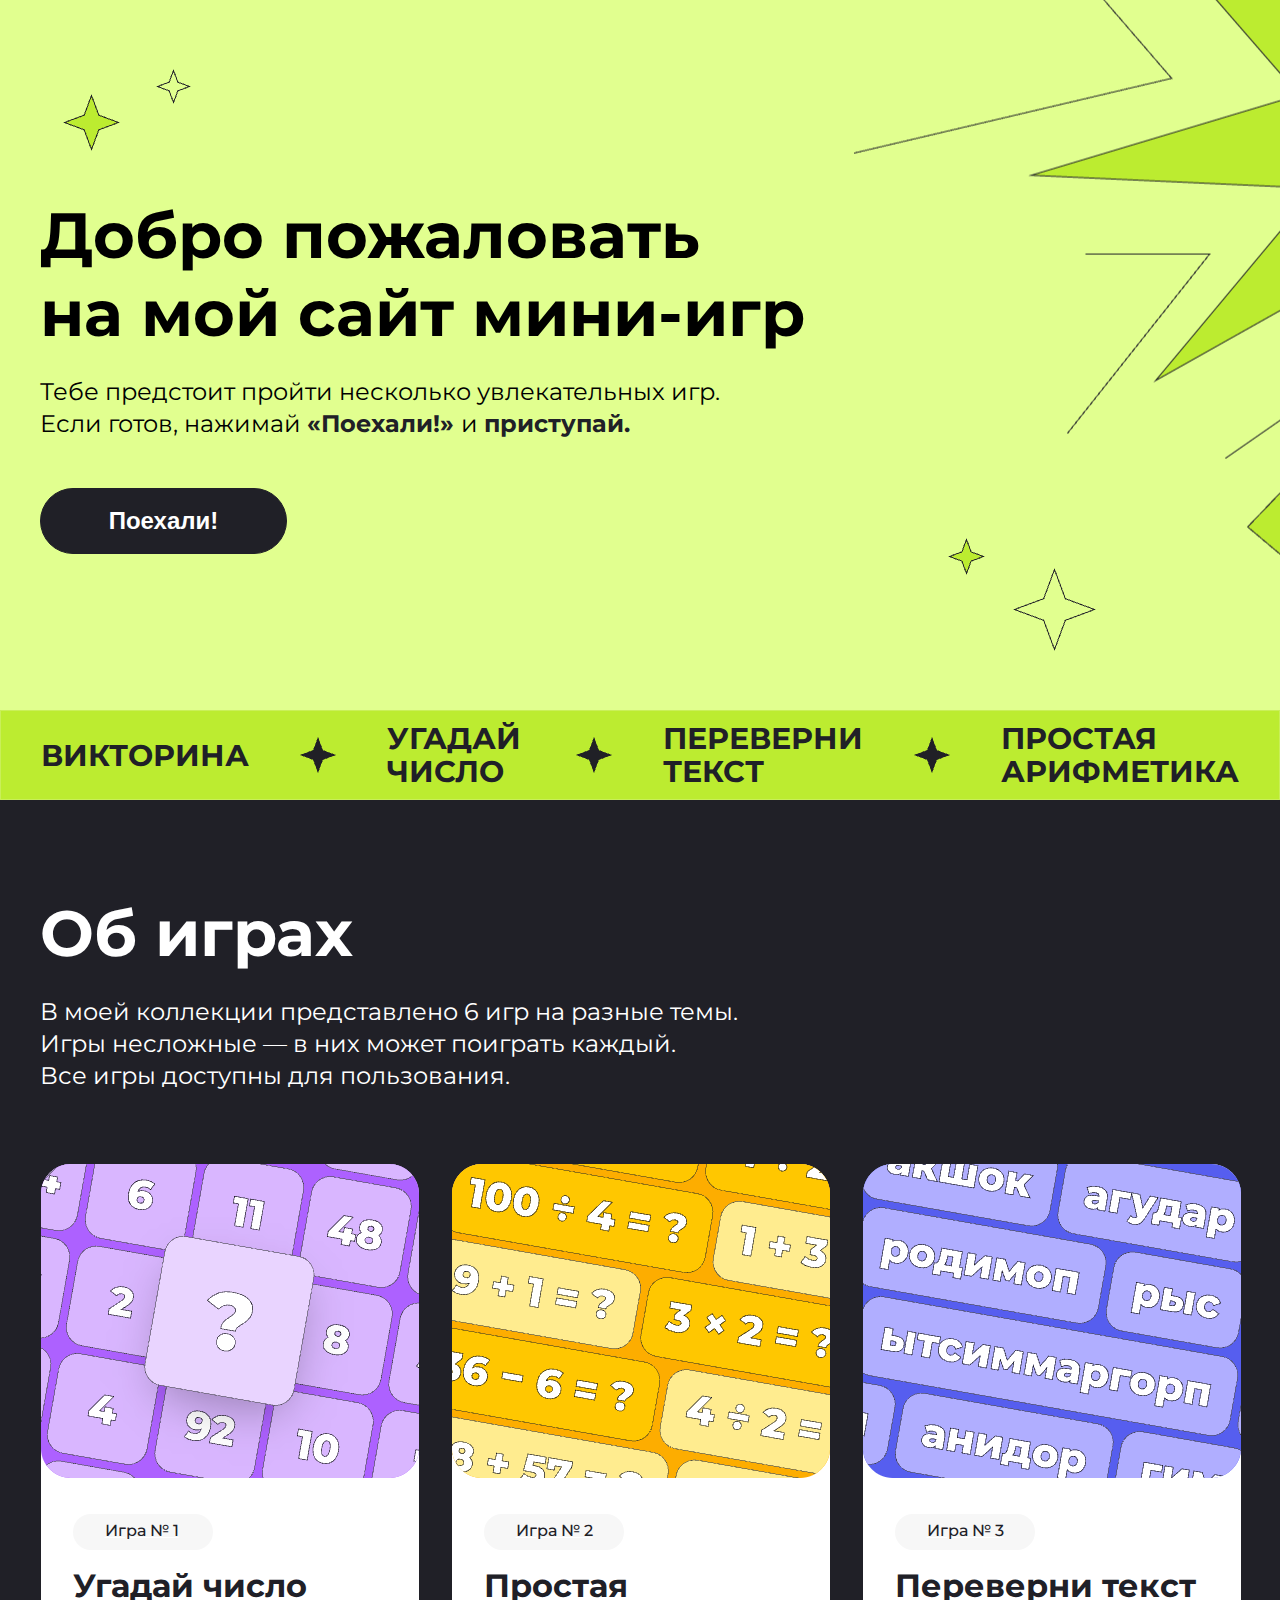
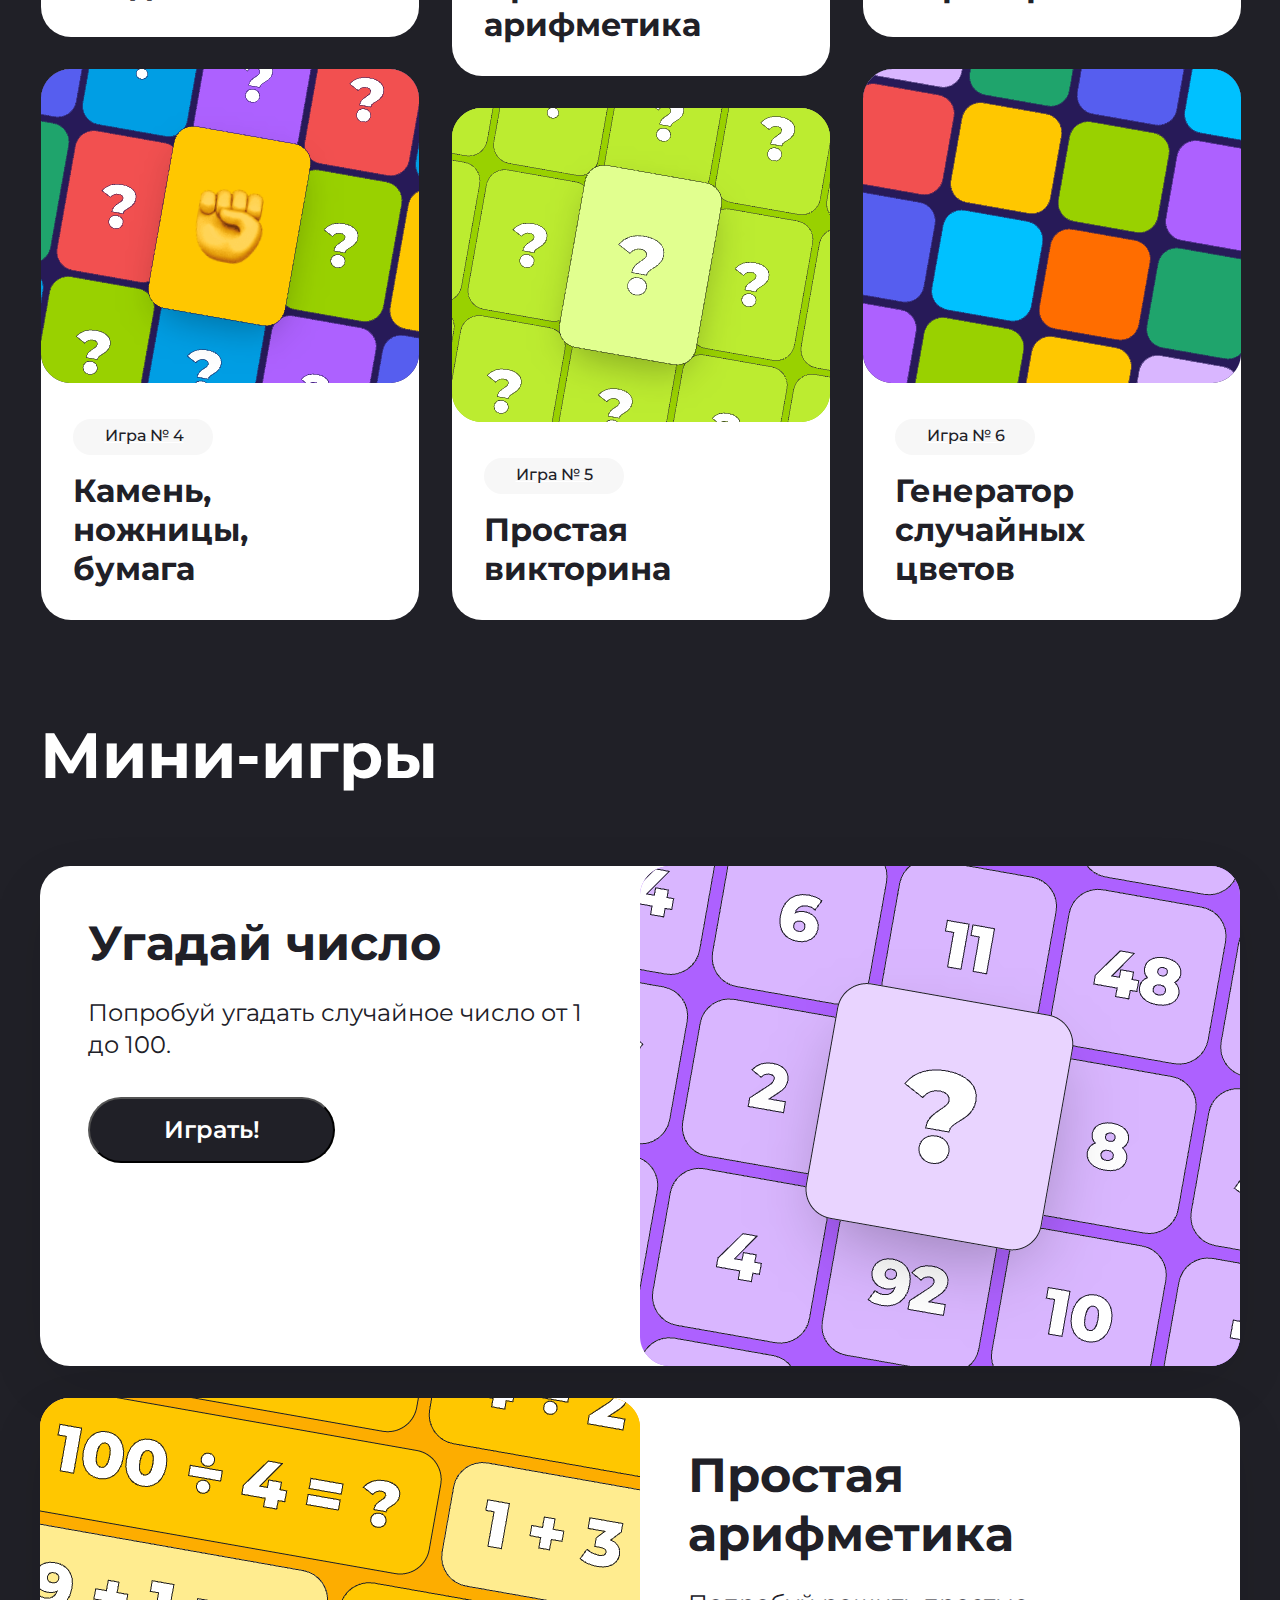
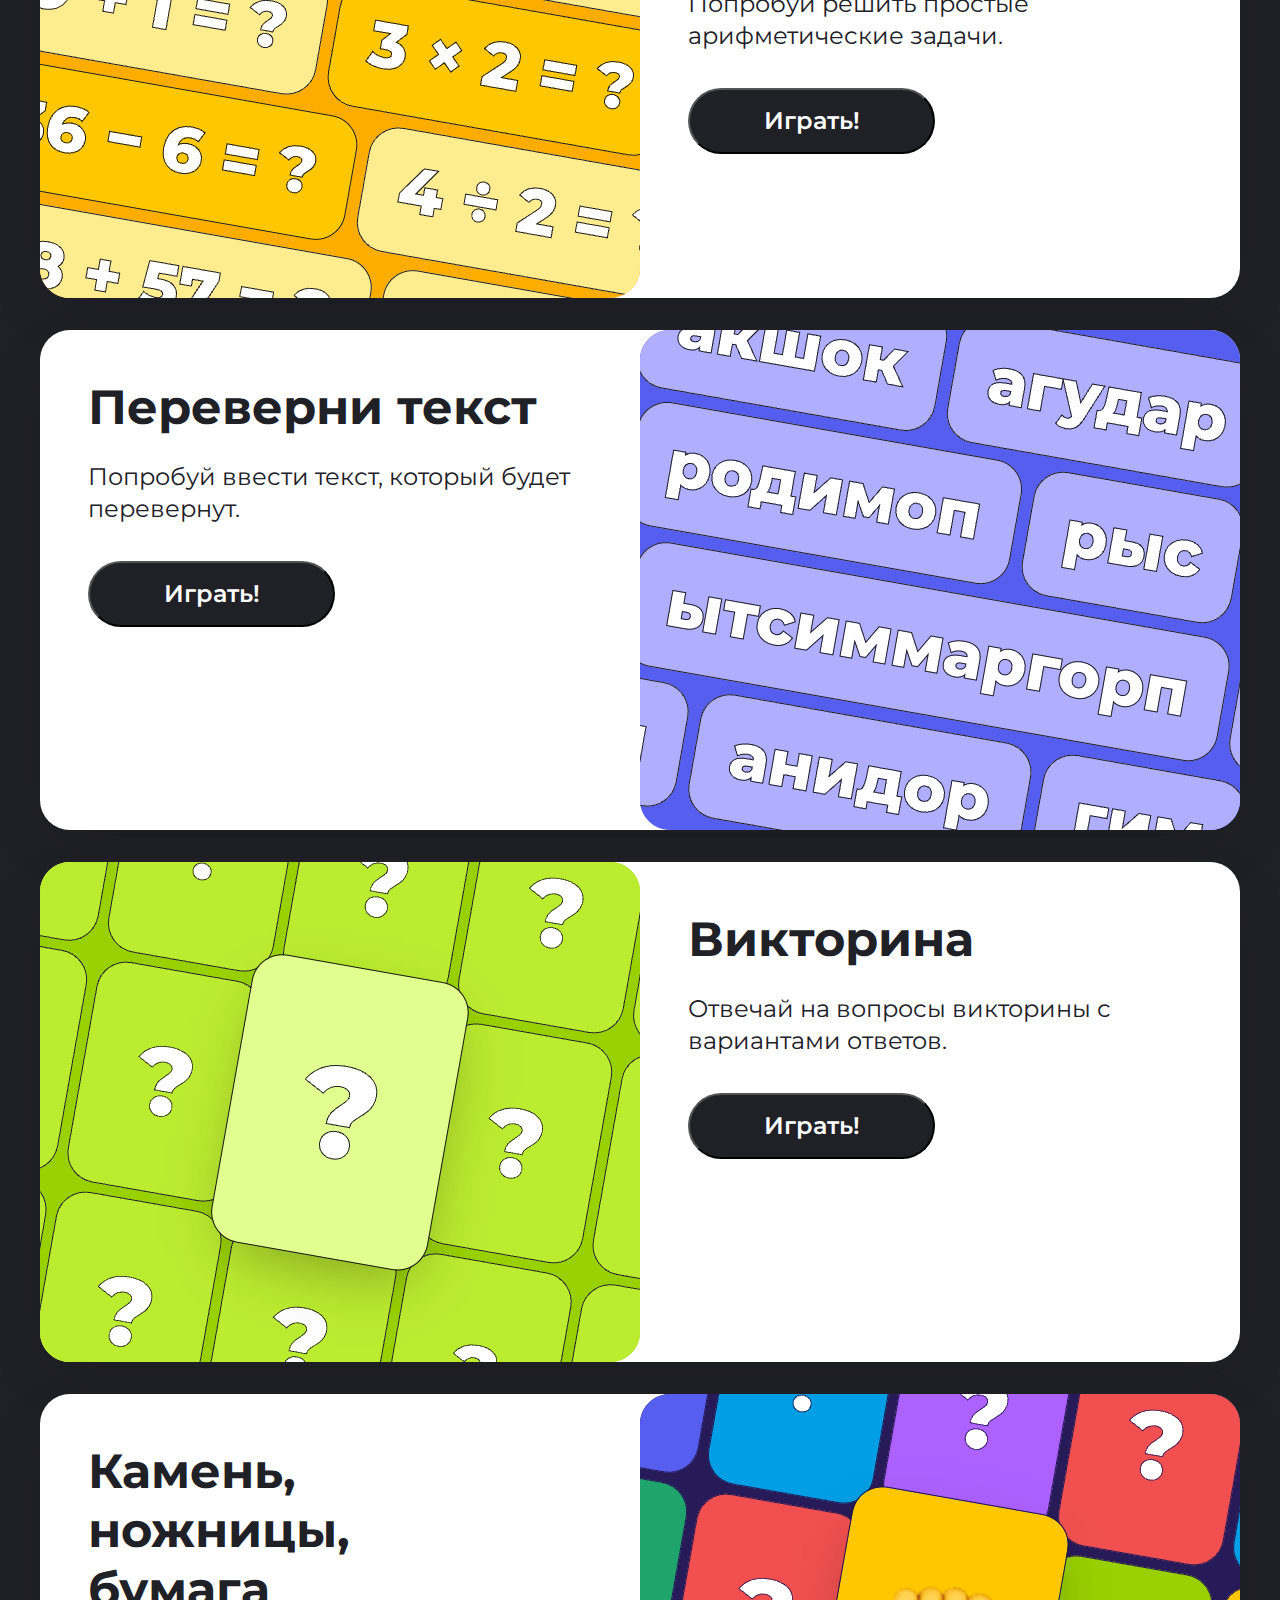
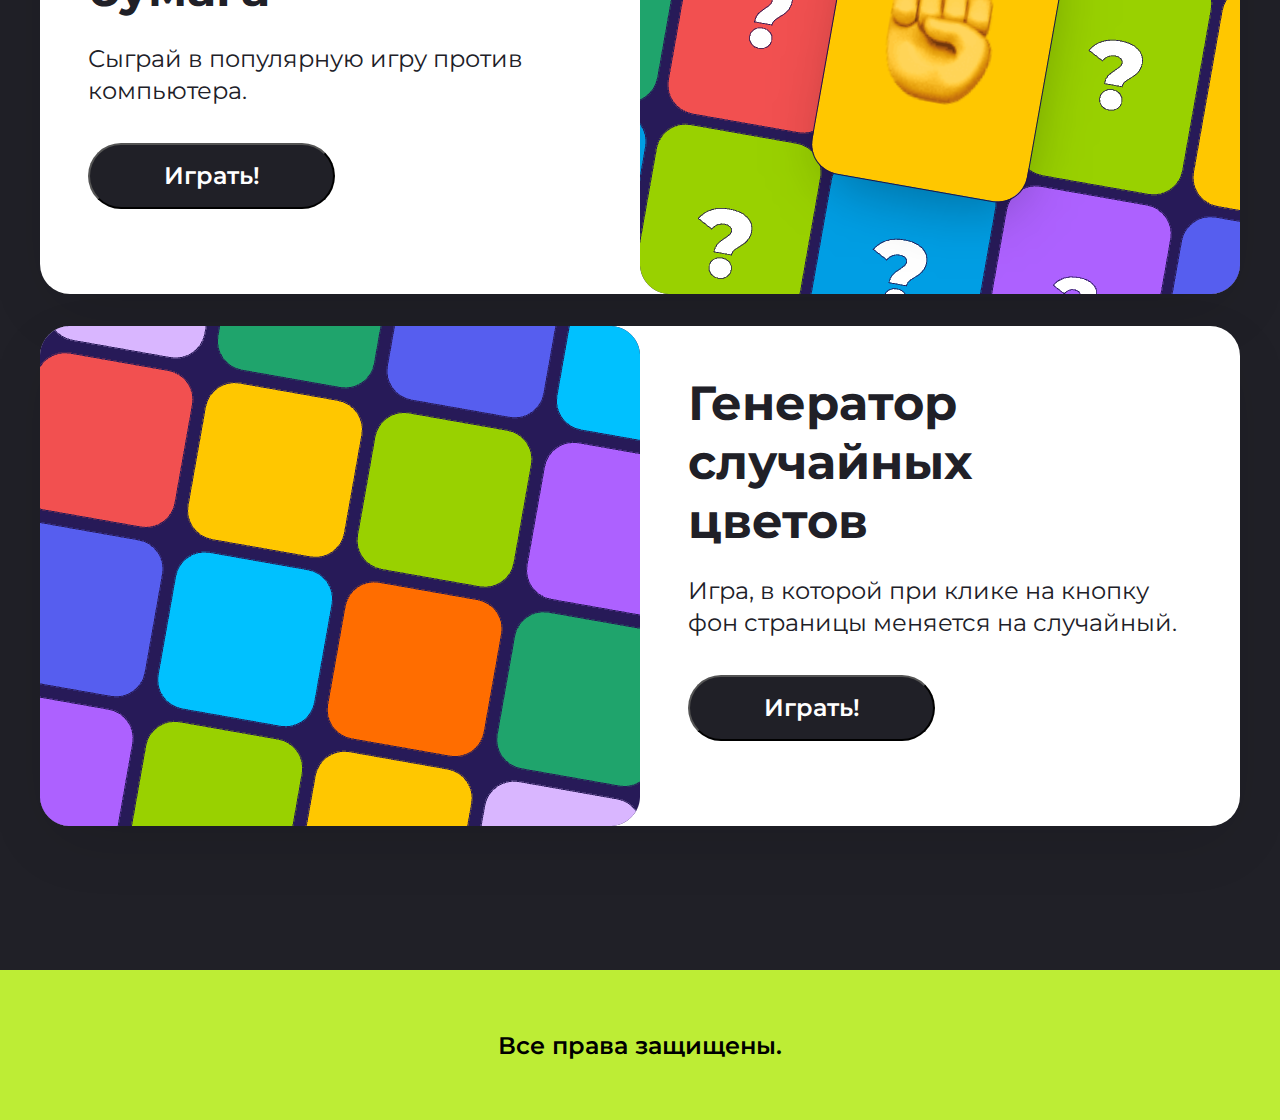
<file: index.html>
<!DOCTYPE html>
<html lang="en">
<head>
    <meta charset="UTF-8">
    <meta name="viewport" content="width=device-width, initial-scale=1.0">
    <link href="https://fonts.googleapis.com/css2?family=Montserrat:ital,wght@0,100..900;1,100..900&display=swap" rel="stylesheet">
    <link rel="stylesheet" href="style.css">
    <title>Главная страница</title>
</head>
<body>
    <!-- ПЕРВЫЙ БЛОК -->
    <div class="gov center">
            <img class="gov__star-1" src="img/Star2.png" alt="star">
            <img class="gov__star-2" src="img/Star3.png" alt="Star">
    <!-- ТЕКСТОВАЯ ЧАСТЬ -->
        <div class="gov__section">
            <h1 class="gov__title">Добро пожаловать <br> на мой сайт мини-игр</h1>
            <p class="gov__text">Тебе предстоит пройти несколько увлекательных игр. <br> Если готов, нажимай <b> «Поехали!» </b> и <b>приступай.</b></p>
            <button id="scrollButton" class="gov__btn">
                Поехали! 
            </button>
        </div>
    </div>
    <div id="stripe" class="gov__stripe center">
        <p class="gov__stripe-text">Викторина</p>
        <img  class="gov__stripe-img" src="img/Stripestar.png" alt="star">
        <p class="gov__stripe-text">Угадай число</p>
        <img  class="gov__stripe-img" src="img/Stripestar.png" alt="star">
        <p class="gov__stripe-text">Переверни текст</p>
        <img  class="gov__stripe-img" src="img/Stripestar.png" alt="star">
        <p class="gov__stripe-text">Простая арифметика</p>
    </div>
     <div class="mobile__scripe center">
        <p class="mobile__stripe-text">ВИКТОРИНА</p>
        <img  class="mobile__stripe-img" src="img/Stripestar.png" alt="star">
        <p class="mobile__stripe-text">УГАДАЙ ЧИСЛО</p>
     </div>
    <!-- ОСНОВНАЯ ЧАСТЬ -->
    <main>
    <div class="about center" >
    <div class="about__content center_dop">
              <div class="about__head">
                  <h1 id="target" class="about__head_title">Об играх</h1>
                    <p class="about__head_text">
                      В моей коллекции представлено 6 игр на разные темы.<br>
                      Игры несложные — в них может поиграть каждый.<br>
                      Все игры доступны для пользования.
                    </p>
    </div>
       <!-- КАРТОЧКИ ИГР -->
    <div class="about__game-box">
               <div class="game__column_1">
                <a class="game__link" href="#game1">
                    <article  class="game game-small">
                        <img class="game__img" src="img/Cardcover1.png" alt="card1">
                        <p class="game__number">Игра № 1</p>
                        <h3 class="game__name">Угадай число</h3>
    </article>
                </a>
<a class="game__link" href="#game4">
    <article  class="game">
        <img class="game__img" src="img/Cardcover4.png" alt="card4">
        <p class="game__number">Игра № 4</p>
        <h3 class="game__name">Камень, <br> ножницы, <br> бумага</h3>
      </article>
</a>
               </div>
      <div class="game__column_2">
       <a class="game__link" href="#game2">
        <article  class="game game-medium">
            <img class="game__img" src="img/Cardcover2.png" alt="card2">
            <p class="game__number">Игра № 2</p>
            <h3 class="game__name">Простая арифметика</h3>
</article>
       </a>
<a class="game__link" href="#game5">
    <article  class="game game-medium">
        <img class="game__img" src="img/Cardcover5.png" alt="card5">
        <p class="game__number">Игра № 5</p>
        <h3 class="game__name">Простая <br> викторина </h3>
        </article>
</a>
      </div>
  <div class="game__column_3">
    <a class="game__link" href="#game3">
        <article  class="game game-small">
            <img class="game__img" src="img/Cardcover3.png" alt="card3">
            <p class="game__number">Игра № 3</p>
            <h3 class="game__name">Переверни текст</h3>
    </article>
    </a>
<a class="game__link" href="#game6">
    <article  class="game">
        <img class="game__img" src="img/Cardcover6.png" alt="card5">
        <p class="game__number">Игра № 6</p>
        <h3 class="game__name">Генератор случайных <br> цветов </h3>
        </article>
</a>
  </div>
     </div> 
     </div>
          </div>
       <!-- МИНИ ИГРЫ -->   
    <div id="changeBackground" class="content center">
    <p class="content__title">Мини-игры</p>
        <div class="content__game-box">
<article id="game1" class="content__game-1">
     <div class="content__game-form">
        <h2 class="content__game_title">Угадай число</h2>
        <p class="content__game_text">Попробуй угадать случайное число от 1 до 100.</p>
        <button onclick="game1()" class="content__game_btn">
            Играть!
        </button>
     </div>
        <img class="content__game_img" src="img/minicard1.png" alt="game">
    </article>
<article id="game2" class="content__game-2">
        <div class="content__game-form">
           <h2 class="content__game_title">Простая арифметика</h2>
           <p class="content__game_text">Попробуй решить простые арифметические задачи.</p>
           <button onclick="Game2()" class="content__game_btn">
               Играть!
           </button>
        </div>
           <img class="content__game_img" src="img/minicard2.png" alt="game">
       </article>
<article id="game3" class="content__game-1">
        <div class="content__game-form">
           <h2 class="content__game_title">Переверни текст</h2>
           <p class="content__game_text">Попробуй ввести текст, который будет перевернут.</p>
           <button onclick="Game3()" class="content__game_btn">
               Играть!
           </button>
        </div>
           <img class="content__game_img" src="img/minicard3.png" alt="game">
       </article>
<article id="game4" class="content__game-2">
        <div class="content__game-form">
           <h2 class="content__game_title">Викторина</h2>
           <p class="content__game_text">Отвечай на вопросы викторины с вариантами ответов.</p>
           <button onclick="Game4()" class="content__game_btn">
               Играть!
           </button>
        </div>
           <img class="content__game_img" src="img/minicard4.png" alt="game">
       </article>
<article id="game5" class="content__game-1">
        <div class="content__game-form">
           <h2 class="content__game_title"> Камень, <br> ножницы, <br> бумага</h2>
           <p class="content__game_text">Сыграй в популярную игру против компьютера.</p>
           <button onclick="Game5()" class="content__game_btn">
               Играть!
           </button>
        </div>
           <img class="content__game_img" src="img/minicard5.png" alt="game">
       </article>
<article id="game6" class="content__game-2">
        <div class="content__game-form">
           <h2 class="content__game_title">Генератор <br> случайных <br> цветов</h2>
           <p class="content__game_text">Игра, в которой при клике на кнопку фон страницы меняется на случайный.</p>
           <button id="changeColorBtn" class="content__game_btn">
               Играть!
           </button>
        </div>
           <img class="content__game_img" src="img/minicard6.png" alt="game">
       </article>
        </div>     
          </div>
      </main>
      <footer class="footer center">
          <div class="footer__content">
              <p class="footer__text">Все права защищены.</p>
          </div>
      </footer>
      <script src="project.js"></script>
</body>
</html>
</file>
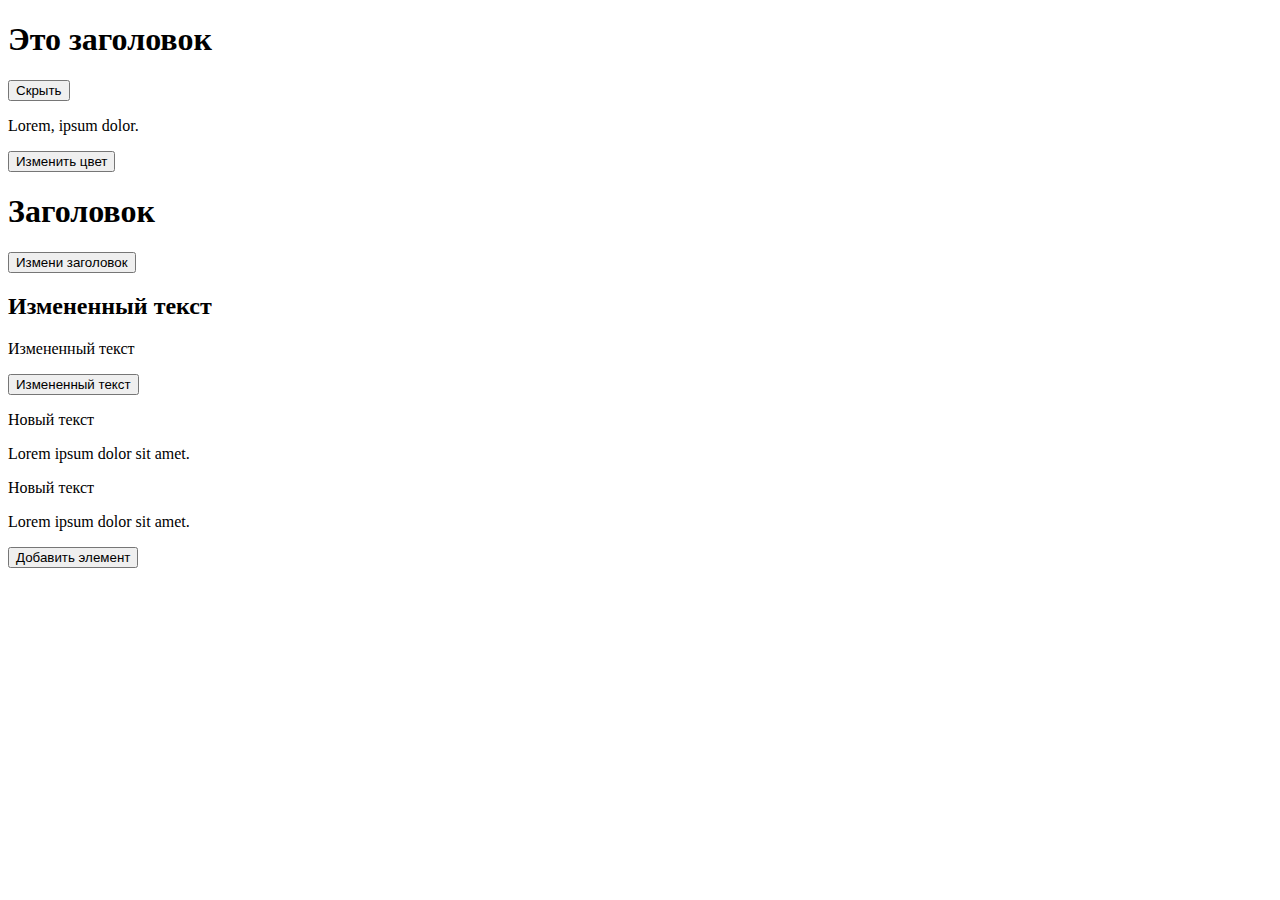
<file: hw8.html>
<!DOCTYPE html>
<html lang="ru">
<head>
    <meta charset="UTF-8">
    <meta name="viewport" content="width=device-width, initial-scale=1.0">
    <title>Жесткая работа №8</title>
</head>
<body>
<!-- Задание №1 -->
    <h1 id="header">Это заголовок</h1>
    <button id="toggleButton">Скрыть</button>
<!-- Задание №2 -->
<p id="paragraph"> Lorem, ipsum dolor.</p>
<button id="changeColorButton"> Изменить цвет</button>
<!-- Задание №3 -->
<h1 id="title"> Заголовок </h1>
<button id="changeTitleButton"> Измени заголовок</button>
 <!-- Задание №4 -->
<h2 class="description"> Lorem, ipsum dolor.</h2>
<p class="description"> Lorem, ipsum dolor sit amet consectetur adipisicing elit. Illo, animi.</p>
<button class="description"> Lorem </button>
 <!-- Задание №5 -->
<p class="descriptionTwo"> Lorem ipsum dolor sit amet.</p>
<p> Lorem ipsum dolor sit amet.</p>
<p class="descriptionTwo"> Lorem ipsum dolor sit amet.</p>
<p> Lorem ipsum dolor sit amet.</p>
<!-- Задание №6 -->
<button id="addParagraph"> Добавить элемент </button>
    <script>
        // Задание № 1
        const header = document.querySelector('#header');
        const toggleButton = document.querySelector('#toggleButton');
        toggleButton.addEventListener('click', () => {
            // Проверяем, виден ли заголовок
            if (header.style.display === 'none') {
                // Если заголовок скрыт, показываем его
                header.style.display = 'block';
                toggleButton.textContent = 'Скрыть';
            } else {
                // Если заголовок показан, скрываем его
                header.style.display = 'none';
                toggleButton.textContent = 'Показать';
            }
        });
         // Задание №2
        const paragraph  = document.querySelector('#paragraph');
        const changeColorButton = document.querySelector('#changeColorButton');
        changeColorButton.addEventListener('click', () => {
         paragraph.style.color = 'blue';
        });
         // Задание №3
        const title  = document.querySelector('#title');
        const changeTitleButton = document.querySelector('#changeTitleButton');
        changeTitleButton.addEventListener('click', () => {
            title.textContent = 'Жесткий заголовок';
        });
          // Задание №4
        const alldescription = document.querySelectorAll('.description');
        console.log(alldescription);
        alldescription.forEach(description => {
        description.textContent = 'Измененный текст';
        });
         // Задание №5
         const alldescriptionTwo = document.querySelectorAll('.descriptionTwo');
        console.log(alldescriptionTwo);
        alldescriptionTwo.forEach(description => {
        description.textContent = 'Новый текст';
        });
        // Задание №6
        const newDiv = document.createElement('p');
        newDiv.textContent = 'Новый абзац';
        addParagraph.addEventListener('click', () => {
            document.body.appendChild(newDiv);
        });
    </script>
</body>
</html>
</file>
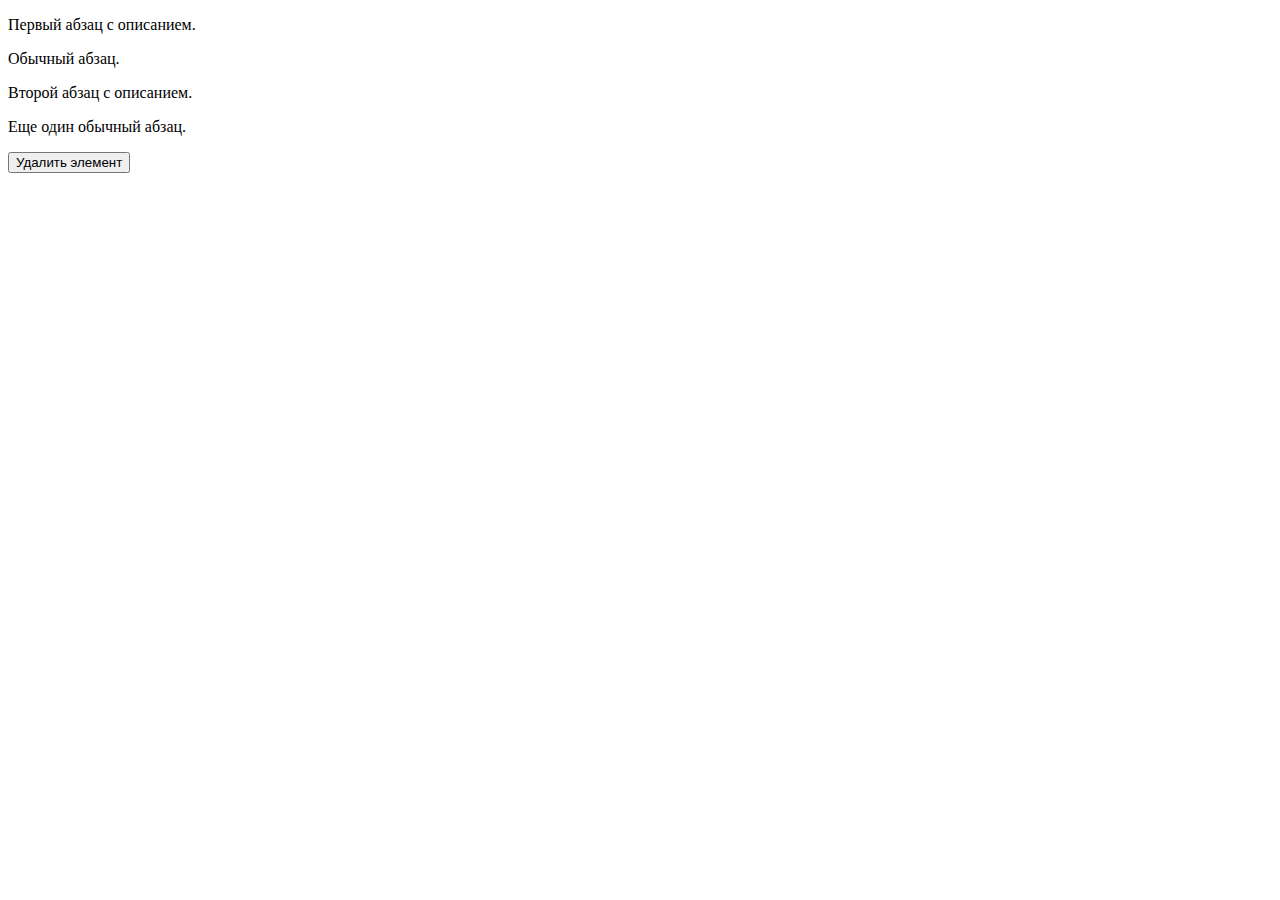
<file: hw8prod.html>
<!DOCTYPE html>
<html lang="en">
<head>
    <meta charset="UTF-8">
    <meta name="viewport" content="width=device-width, initial-scale=1.0">
    <title>Удаление элемента</title>
</head>
<body>
    <p class="description">Первый абзац с описанием.</p>
    <p>Обычный абзац.</p>
    <p class="description">Второй абзац с описанием.</p>
    <p>Еще один обычный абзац.</p>
    <button id="removeButton">Удалить элемент</button>

    <script>
        document.getElementById('removeButton').addEventListener('click', function() {
            const firstDescription = document.querySelector('.description');
            if (firstDescription) {
                firstDescription.remove();
            }
        });
    </script>
</body>
</html>
</file>
<file: style.css>
@charset "UTF-8";
* {
  margin: 0;
  padding: 0;
}

.center {
  padding-left: calc(50% - 600px);
  padding-right: calc(50% - 600px);
}

.center_dop {
  margin: 0 auto;
  max-width: 1440px;
}

body {
  font-family: "Montserrat", sans-serif;
}

/* ПЕРВЫЙ БЛОК */
b {
  color: rgb(32, 32, 39);
}

.gov {
  background-image: url(img/Grup1.png), url(img/Star-r1.png), url(img/Star-r2.png);
  background-position: top -333.46px left 854px, top 538px left 948px, top 568px left 1013px;
  background-repeat: no-repeat;
  background-color: rgb(225, 255, 143);
  max-width: 1440px;
  height: 710px;
  /* ТЕКСТОВАЯ ФОРМА С КНОПКОЙ */
}
.gov__star-1 {
  width: 57px;
  height: 57px;
  left: 63px;
  top: 94px;
  position: absolute;
}
.gov__star-2 {
  position: absolute;
  width: 35px;
  height: 35px;
  left: 156px;
  top: 69px;
}
.gov__section {
  max-width: 775px;
  height: 358px;
  display: flex;
  flex-direction: row;
  flex-wrap: wrap;
  justify-content: flex-start;
  align-content: flex-start;
  padding-top: 196px;
}
.gov__title {
  font-size: 64px;
  font-weight: 700;
  line-height: 78px;
  letter-spacing: 0px;
  text-align: left;
  padding-bottom: 24px;
}
.gov__text {
  font-size: 24px;
  font-weight: 400;
  line-height: 32px;
  letter-spacing: 0px;
  text-align: left;
  padding-bottom: 48px;
}
.gov__btn {
  box-sizing: border-box;
  border: 1px solid rgb(32, 32, 39);
  border-radius: 60px;
  background: rgb(32, 32, 39);
  font-size: 24px;
  font-weight: 600;
  line-height: 141.69%;
  letter-spacing: 0%;
  color: rgb(255, 255, 255);
  height: 66px;
  width: 247px;
}
.gov__btn:hover {
  color: rgb(32, 32, 39);
  background: white;
}
.gov__stripe {
  height: 90px;
  box-sizing: border-box;
  border: 1px solid rgba(255, 255, 255, 0.2);
  -webkit-backdrop-filter: blur(50px);
          backdrop-filter: blur(50px);
  background: rgb(188, 236, 48);
  display: flex;
  flex-wrap: nowrap;
  align-content: flex-end;
  flex-direction: row;
  align-items: center;
  gap: 51px;
  overflow: hidden;
  animation: scroll 10s linear infinite;
}
.gov__stripe-text {
  color: rgb(32, 32, 39);
  font-family: Montserrat;
  font-size: 30px;
  font-weight: 700;
  line-height: 110%;
  letter-spacing: 4%;
  text-align: left;
  text-transform: uppercase;
}

@keyframes scroll {
  0% {
    transform: translateX(100%);
  }
  100% {
    transform: translateX(-100%);
  }
}
.mobile__gov {
  display: none;
  background-image: url(img/mobilestars.png), url(img/mobilestars2.png), url(img/mobilestars3.png);
  background-position: top -40.43px 489.81px, top 557px left 273px, top 580px left 304px;
  background-repeat: no-repeat;
  background-color: rgb(225, 255, 143);
  max-width: 376px;
  height: 648px;
}

.about {
  height: 1470px;
  background: rgb(32, 32, 39);
}
.about__content {
  width: 1201px;
  height: 1326px;
}
.about__head_title {
  color: rgb(255, 255, 255);
  font-family: Montserrat;
  font-size: 64px;
  font-weight: 700;
  line-height: 78px;
  letter-spacing: 0px;
  text-align: left;
}
.about__head_text {
  color: rgb(255, 255, 255);
  font-family: Montserrat;
  font-size: 24px;
  font-weight: 400;
  line-height: 32px;
  letter-spacing: 0px;
  text-align: left;
}
.about__head {
  height: 198px;
  display: flex;
  flex-wrap: wrap;
  flex-direction: column;
  gap: 24px;
  padding-top: 94px;
}
.about__game-box {
  display: grid;
  grid-template-columns: repeat(3, 1fr);
  gap: 32px;
  padding-top: 72px;
  justify-items: center;
  align-items: end;
}

.mobile__scripe {
  display: none;
  box-sizing: border-box;
  border: 1px solid rgba(255, 255, 255, 0.2);
  -webkit-backdrop-filter: blur(50px);
          backdrop-filter: blur(50px);
  background: rgb(188, 236, 48);
  height: 51px;
  gap: 27.4px;
}
.mobile__scripe-text {
  color: rgb(32, 32, 39);
  font-family: Montserrat;
  font-size: 16px;
  font-weight: 700;
  line-height: 110%;
  letter-spacing: 4%;
  text-align: left;
  text-transform: uppercase;
}
.mobile__scripe-img {
  width: 19.34px;
  height: 19.34px;
}

.game {
  width: 378px;
  height: 551px;
  background-color: white;
  grid-column: span 4;
  border-radius: 30px;
  transition: 0.7s;
}
.game-small {
  height: 473px;
}
.game-medium {
  height: 512px;
}
.game__link {
  text-decoration-color: white;
}
.game__number {
  width: 108px;
  padding-left: 32px;
  padding-top: 8px;
  padding-bottom: 10px;
  margin-top: 32px;
  margin-left: 32px;
  color: rgb(32, 32, 39);
  font-family: Montserrat;
  font-size: 16px;
  font-weight: 500;
  line-height: 110%;
  letter-spacing: 0px;
  text-align: left;
  border-radius: 52.58px;
  background: rgb(247, 247, 247);
}
.game__name {
  color: rgb(32, 32, 39);
  font-family: Montserrat;
  font-size: 32px;
  font-weight: 700;
  line-height: 39px;
  letter-spacing: 0px;
  text-align: left;
  margin-left: 32px;
  padding-top: 16px;
}

.game:hover {
  transform: scale(1.1);
  box-shadow: 0 8px 12px white;
}

.game__column_1 {
  display: flex;
  flex-direction: column;
  flex-wrap: wrap;
  gap: 32px;
}
.game__column_2 {
  display: flex;
  flex-direction: column;
  flex-wrap: wrap;
  gap: 32px;
}
.game__column_3 {
  display: flex;
  flex-direction: column;
  flex-wrap: wrap;
  gap: 32px;
}

.footer {
  max-width: 1440px;
  height: 150px;
  background: rgb(189, 237, 53);
}
.footer__text {
  color: rgb(0, 0, 0);
  font-family: Montserrat;
  font-size: 24px;
  font-weight: 600;
  line-height: 29px;
  letter-spacing: 0px;
  text-align: center;
  padding-top: 61px;
}

.content {
  background-color: rgb(32, 32, 39);
}
.content__title {
  padding-top: 46px;
  color: rgb(255, 255, 255);
  font-family: Montserrat;
  font-size: 64px;
  font-weight: 700;
  line-height: 78px;
  letter-spacing: 0px;
  text-align: left;
}
.content__game-box {
  display: grid;
  grid-template-columns: repeat(12, 1fr);
  gap: 32px;
  padding-top: 72px;
  padding-bottom: 144px;
}

.content__game-form {
  height: 249;
  width: 504px;
  padding-top: 48px;
  padding-right: 48px;
  padding-left: 48px;
}
.content__game_title {
  color: rgb(32, 32, 39);
  font-family: Montserrat;
  font-size: 48px;
  font-weight: 700;
  line-height: 59px;
  letter-spacing: 0px;
  text-align: left;
}
.content__game_text {
  color: rgb(32, 32, 39);
  font-family: Montserrat;
  font-size: 24px;
  font-weight: 400;
  line-height: 32px;
  letter-spacing: 0px;
  text-align: left;
  padding-bottom: 36px;
  padding-top: 24px;
}
.content__game_btn {
  height: 66px;
  width: 247px;
  color: rgb(255, 255, 255);
  font-family: Montserrat;
  font-size: 24px;
  font-weight: 600;
  line-height: 141.69%;
  letter-spacing: 0%;
  text-align: center;
  border-radius: 60px;
  background: rgb(32, 32, 39);
}
.content__game_btn:hover {
  color: rgb(32, 32, 39);
  background: white;
}

.content__game-1 {
  height: 500px;
  grid-column: span 12;
  border-radius: 30px;
  box-shadow: 0px 20px 67px -12px rgba(0, 0, 0, 0.13);
  background: rgb(255, 255, 255);
  display: flex;
  flex-direction: row;
  flex-wrap: nowrap;
  justify-content: flex-end;
}

.content__game-2 {
  height: 500px;
  grid-column: span 12;
  border-radius: 30px;
  box-shadow: 0px 20px 67px -12px rgba(0, 0, 0, 0.13);
  background: rgb(255, 255, 255);
  display: flex;
  flex-direction: row-reverse;
  flex-wrap: nowrap;
  justify-content: flex-end;
}

@media (max-width: 767px) {
  .center {
    padding-left: 16px;
    padding-right: 16px;
  }
  .gov {
    background-image: url(img/mobilestars.png), url(img/mobilestars2.png), url(img/mobilestars3.png);
    background-position: top -99px left 209px, top 557px left 273px, top 580px left 304px;
    height: 648px;
  }
  .gov__star-1 {
    position: absolute;
    width: 35px;
    height: 35px;
    left: 38px;
    top: 97px;
  }
  .gov__star-2 {
    position: absolute;
    width: 21px;
    height: 21px;
    left: 92px;
    top: 64px;
  }
  .gov__section {
    max-width: 343px;
    height: 371px;
    padding-left: 1px;
    padding-right: 1px;
    padding-top: 147px;
  }
  .gov__title {
    font-size: 40px;
    font-weight: 700;
    line-height: 49px;
    letter-spacing: 0px;
    text-align: center;
  }
  .gov__text {
    font-size: 16px;
    font-weight: 400;
    line-height: 20px;
    letter-spacing: 0px;
    text-align: center;
    padding-bottom: 36px;
  }
  .gov__btn {
    width: 285px;
    height: 55px;
    font-size: 16px;
    font-weight: 600;
    line-height: 141.69%;
    letter-spacing: 0%;
    text-align: center;
    margin-left: 30px;
  }
  .gov__stripe {
    display: none;
    height: 51px;
    gap: 27.4px;
  }
  .gov__stripe-text {
    font-size: 16px;
    font-weight: 700;
    line-height: 110%;
    letter-spacing: 4%;
    text-align: left;
    text-transform: uppercase;
  }
  .gov__stripe-img {
    width: 19.34px;
    height: 19.34px;
  }
  .mobile__scripe {
    display: flex;
    flex-wrap: nowrap;
    align-content: flex-end;
    flex-direction: row;
    align-items: center;
    height: 52px;
  }
  .mobile__scripe-text {
    color: rgb(32, 32, 39);
    font-family: Montserrat;
    font-size: 16px;
    font-weight: 700;
    line-height: 110%;
    letter-spacing: 4%;
    text-align: left;
    text-transform: uppercase;
  }
  .about {
    display: none;
  }
  .content__title {
    font-size: 40px;
    font-weight: 700;
    line-height: 49px;
    letter-spacing: 0px;
    padding-top: 48px;
  }
  .content__game-box {
    grid-template-columns: repeat(4, 1fr);
    padding-top: 48px;
    padding-bottom: 48px;
    display: flex;
    flex-direction: column;
    align-items: center;
  }
  .content__game-1 {
    grid-column: span 1;
    max-width: 343px;
    height: 606px;
    display: flex;
    flex-direction: column-reverse;
    flex-wrap: nowrap;
    justify-content: flex-end;
  }
  .content__game-2 {
    grid-column: span 1;
    max-width: 343px;
    height: 606px;
    display: flex;
    flex-direction: column-reverse;
    flex-wrap: nowrap;
    justify-content: flex-end;
    padding-bottom: 32px;
  }
  .content__game-form {
    max-width: 234.93px;
    height: 182px;
  }
  .content__game_title {
    font-size: 32px;
    font-weight: 700;
    line-height: 39px;
    letter-spacing: 0px;
    text-align: left;
  }
  .content__game_text {
    font-size: 16px;
    font-weight: 400;
    line-height: 20px;
    letter-spacing: 0px;
    padding-top: 16px;
    padding-bottom: 32px;
  }
  .content__game_btn {
    height: 55px;
    width: 285px;
    font-size: 16px;
    font-weight: 600;
    line-height: 141.69%;
    letter-spacing: 0%;
  }
  .content__game_img {
    max-width: 343px;
    height: 284px;
  }
  .footer {
    height: 100px;
  }
  .footer__text {
    padding-top: 40px;
    color: rgb(0, 0, 0);
    font-family: Montserrat;
    font-size: 16px;
    font-weight: 600;
    line-height: 20px;
    letter-spacing: 0px;
    text-align: center;
  }
}/*# sourceMappingURL=style.css.map */
</file>
